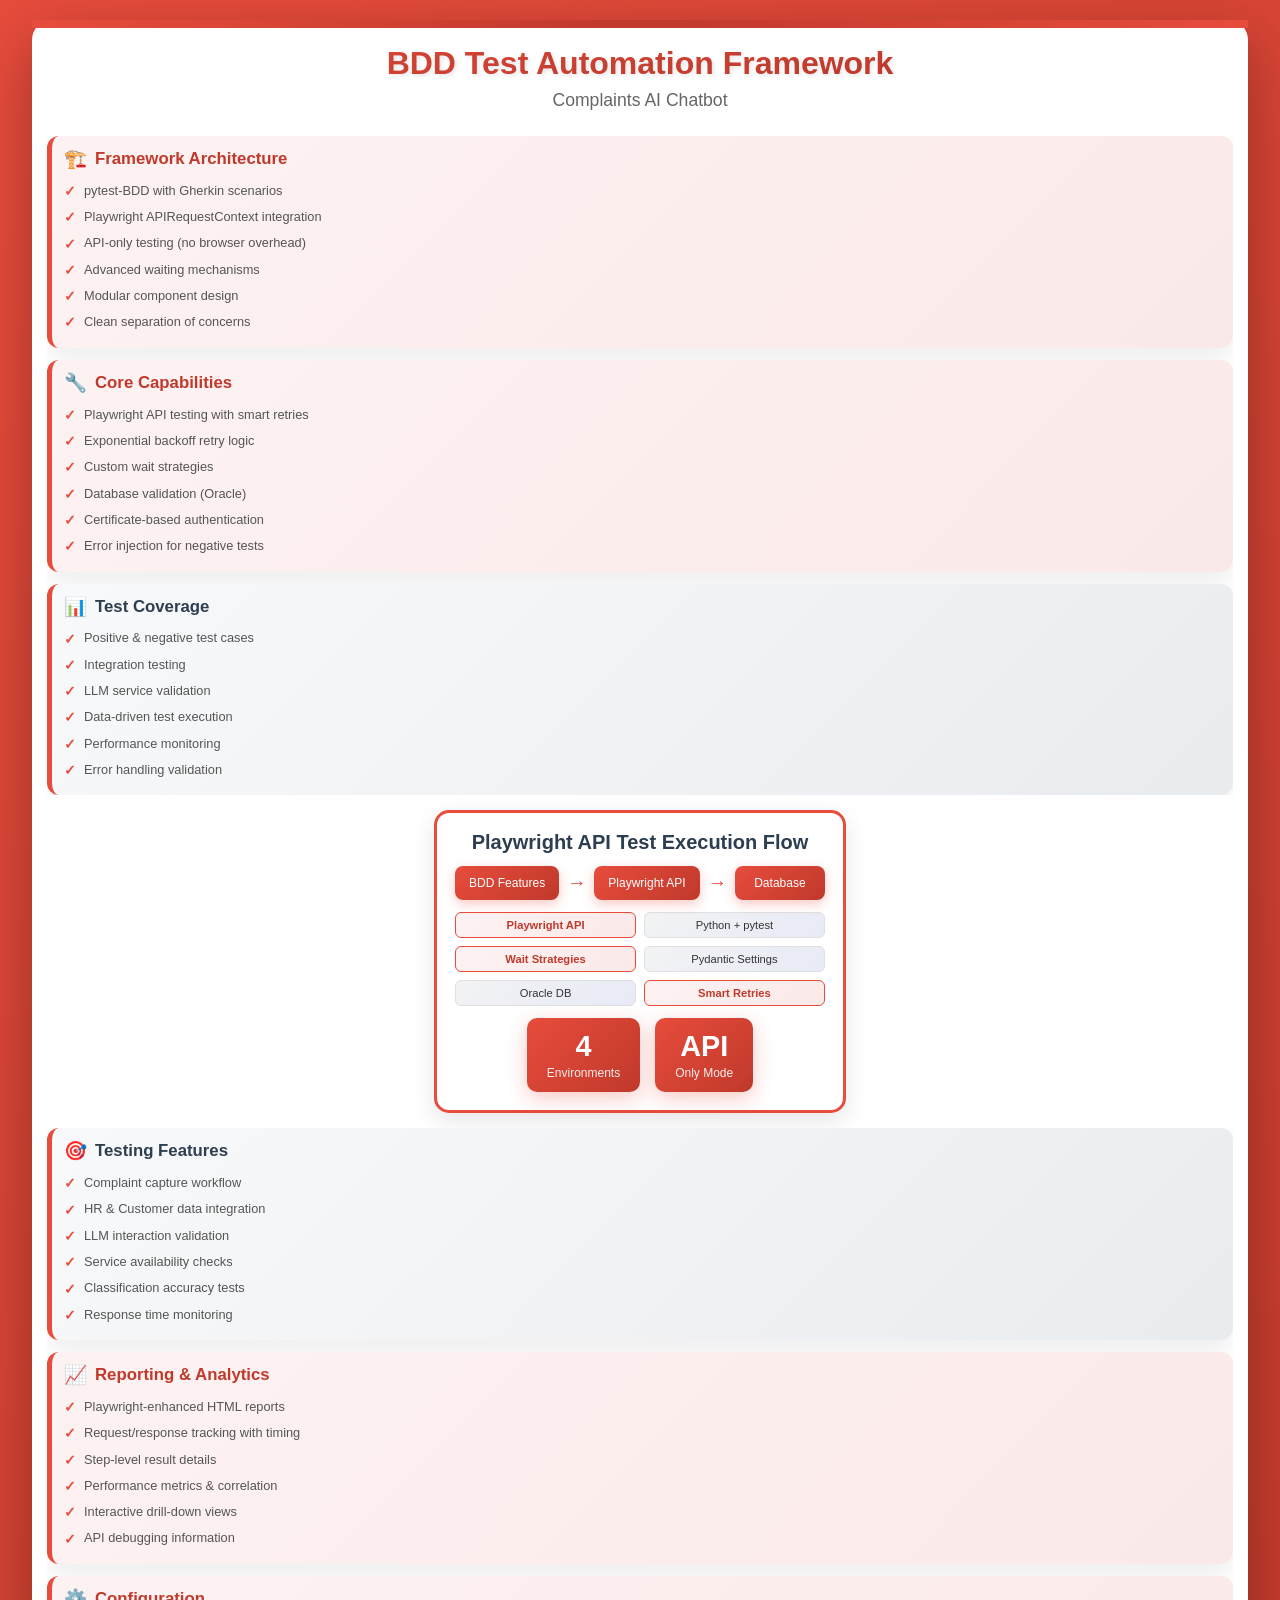
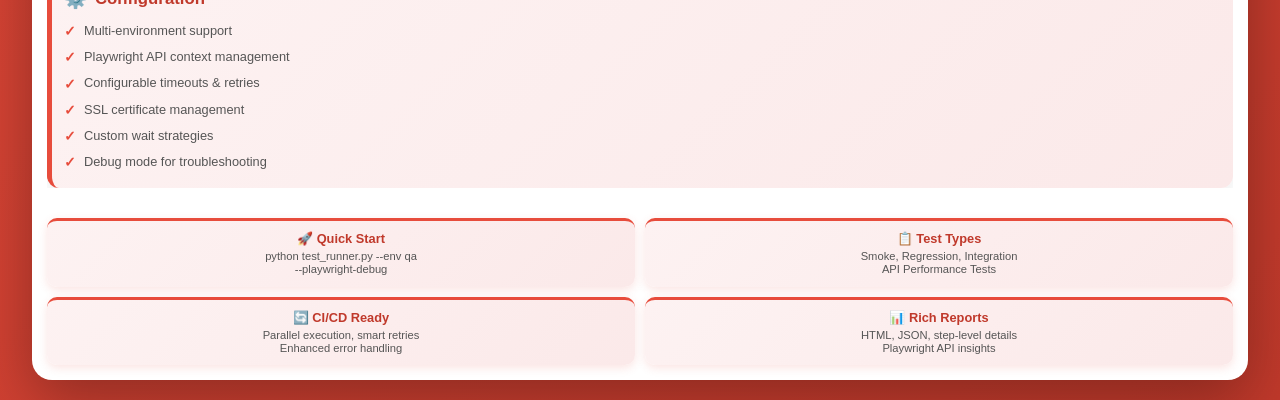
<file: bdd_tests_copy/BDD_Framework_Overview.html>
<!DOCTYPE html>
<html lang="en">
<head>
    <meta charset="UTF-8">
    <meta name="viewport" content="width=device-width, initial-scale=1.0">
    <title>BDD Test Automation Framework Overview - Playwright + Pytest</title>
    <style>
        * {
            margin: 0;
            padding: 0;
            box-sizing: border-box;
        }

        body {
            font-family: 'Segoe UI', Tahoma, Geneva, Verdana, sans-serif;
            background: linear-gradient(135deg, #e74c3c 0%, #c0392b 100%);
            min-height: 100vh;
            display: flex;
            align-items: center;
            justify-content: center;
            padding: 20px;
            overflow-x: hidden;
        }

        .slide-container {
            width: min(1400px, 95vw);
            min-height: 90vh;
            background: white;
            border-radius: 20px;
            box-shadow: 0 20px 60px rgba(0, 0, 0, 0.3);
            padding: 20px;
            display: grid;
            grid-template-rows: auto 1fr auto;
            gap: 15px;
            position: relative;
            overflow: visible;
        }

        .slide-container::before {
            content: '';
            position: absolute;
            top: 0;
            left: 0;
            right: 0;
            height: 8px;
            background: linear-gradient(90deg, #e74c3c 0%, #c0392b 50%, #e74c3c 100%);
        }

        .playwright-badge {
            position: absolute;
            top: 15px;
            right: 20px;
            background: linear-gradient(135deg, #e74c3c, #c0392b);
            color: white;
            padding: 8px 16px;
            border-radius: 20px;
            font-size: 0.75em;
            font-weight: 600;
            box-shadow: 0 4px 12px rgba(231, 76, 60, 0.3);
        }

        .header {
            text-align: center;
            padding: 10px 0;
        }

        .title {
            font-size: 2.3em;
            font-weight: 700;
            background: linear-gradient(135deg, #e74c3c, #c0392b);
            -webkit-background-clip: text;
            -webkit-text-fill-color: transparent;
            margin-bottom: 8px;
            text-shadow: 2px 2px 4px rgba(0,0,0,0.1);
        }

        .subtitle {
            font-size: 1.1em;
            color: #666;
            font-weight: 300;
        }

        .main-content {
            display: grid;
            grid-template-columns: 1fr 2fr 1fr;
            gap: 20px;
            height: 100%;
            min-height: 500px;
        }

        .left-section, .right-section {
            display: flex;
            flex-direction: column;
            gap: 12px;
            overflow-y: auto;
        }

        .center-section {
            display: flex;
            flex-direction: column;
            align-items: center;
            justify-content: center;
            position: relative;
        }

        .feature-box {
            background: linear-gradient(135deg, #f8f9fa 0%, #e9ecef 100%);
            padding: 14px;
            border-radius: 12px;
            border-left: 5px solid #e74c3c;
            box-shadow: 0 6px 20px rgba(0, 0, 0, 0.08);
            transition: all 0.3s ease;
            position: relative;
            overflow: hidden;
            min-height: 110px;
        }

        .feature-box::before {
            content: '';
            position: absolute;
            top: 0;
            left: -100%;
            width: 100%;
            height: 100%;
            background: linear-gradient(90deg, transparent, rgba(231, 76, 60, 0.1), transparent);
            transition: left 0.5s;
        }

        .feature-box:hover::before {
            left: 100%;
        }

        .feature-box:hover {
            transform: translateY(-3px);
            box-shadow: 0 12px 30px rgba(0, 0, 0, 0.12);
        }

        .feature-title {
            font-size: 1.05em;
            font-weight: 600;
            color: #2c3e50;
            margin-bottom: 8px;
            display: flex;
            align-items: center;
            gap: 8px;
        }

        .feature-list {
            list-style: none;
            padding: 0;
        }

        .feature-list li {
            padding: 4px 0;
            color: #555;
            font-size: 0.8em;
            display: flex;
            align-items: center;
            gap: 8px;
            line-height: 1.3;
        }

        .feature-list li::before {
            content: '✓';
            color: #e74c3c;
            font-weight: bold;
            font-size: 1.1em;
        }

        .playwright-feature {
            background: linear-gradient(135deg, #fdf2f2 0%, #fbe9e9 100%);
            border-left-color: #e74c3c;
        }

        .playwright-feature .feature-title {
            color: #c0392b;
        }

        .new-badge {
            background: #e74c3c;
            color: white;
            font-size: 0.6em;
            padding: 2px 6px;
            border-radius: 10px;
            margin-left: 5px;
        }

        .architecture-diagram {
            background: white;
            border: 3px solid #e74c3c;
            border-radius: 15px;
            padding: 18px;
            text-align: center;
            position: relative;
            box-shadow: 0 8px 25px rgba(0, 0, 0, 0.1);
        }

        .arch-title {
            font-size: 1.25em;
            font-weight: 600;
            color: #2c3e50;
            margin-bottom: 12px;
        }

        .flow-diagram {
            display: flex;
            justify-content: space-between;
            align-items: center;
            margin: 12px 0;
            flex-wrap: wrap;
            gap: 8px;
        }

        .flow-step {
            background: linear-gradient(135deg, #e74c3c, #c0392b);
            color: white;
            padding: 10px 14px;
            border-radius: 8px;
            font-size: 0.75em;
            font-weight: 500;
            text-align: center;
            min-width: 90px;
            position: relative;
            box-shadow: 0 4px 12px rgba(231, 76, 60, 0.3);
        }

        .playwright-step {
            background: linear-gradient(135deg, #e74c3c, #c0392b);
            box-shadow: 0 4px 12px rgba(231, 76, 60, 0.3);
        }

        .flow-arrow {
            color: #e74c3c;
            font-size: 1.2em;
            font-weight: bold;
        }

        .tech-stack {
            display: grid;
            grid-template-columns: repeat(2, 1fr);
            gap: 8px;
            margin-top: 12px;
        }

        .tech-item {
            background: linear-gradient(135deg, #f1f3f4, #e8eaf6);
            padding: 6px;
            border-radius: 6px;
            text-align: center;
            font-size: 0.7em;
            font-weight: 500;
            color: #333;
            border: 1px solid #e0e0e0;
        }

        .playwright-tech {
            background: linear-gradient(135deg, #fdf2f2, #fbe9e9);
            border-color: #e74c3c;
            color: #c0392b;
            font-weight: 600;
        }

        .stats-section {
            display: flex;
            justify-content: center;
            margin-top: 12px;
            gap: 15px;
        }

        .stat-box {
            text-align: center;
            padding: 12px 20px;
            background: linear-gradient(135deg, #e74c3c, #c0392b);
            color: white;
            border-radius: 10px;
            box-shadow: 0 6px 20px rgba(231, 76, 60, 0.3);
        }

        .stat-number {
            font-size: 1.8em;
            font-weight: bold;
            margin-bottom: 3px;
        }

        .stat-label {
            font-size: 0.75em;
            opacity: 0.9;
        }

        .footer {
            display: grid;
            grid-template-columns: repeat(4, 1fr);
            gap: 12px;
            text-align: center;
            margin-top: 15px;
        }

        .footer-item {
            padding: 10px;
            background: linear-gradient(135deg, #fdf2f2, #fbe9e9);
            border-radius: 10px;
            border-top: 3px solid #e74c3c;
            box-shadow: 0 3px 10px rgba(231, 76, 60, 0.15);
        }

        .footer-title {
            font-weight: 600;
            color: #c0392b;
            margin-bottom: 4px;
            font-size: 0.8em;
        }

        .footer-text {
            color: #555;
            font-size: 0.7em;
            line-height: 1.2;
        }

        .icon {
            font-size: 1.1em;
        }

        @keyframes pulse {
            0%, 100% { transform: scale(1); }
            50% { transform: scale(1.02); }
        }

        .playwright-feature {
            animation: pulse 3s infinite;
        }

        @media (max-width: 1400px) {
            .slide-container {
                width: 95vw;
                min-height: 85vh;
                padding: 15px;
            }
            
            .title {
                font-size: 2em;
            }
            
            .main-content {
                grid-template-columns: 1fr;
                gap: 15px;
                min-height: auto;
            }

            .feature-box {
                min-height: auto;
                padding: 12px;
            }

            .footer {
                grid-template-columns: repeat(2, 1fr);
                gap: 10px;
            }
        }

        @media (max-width: 768px) {
            .footer {
                grid-template-columns: 1fr;
            }
            
            .flow-diagram {
                flex-direction: column;
                gap: 5px;
            }
            
            .flow-arrow {
                transform: rotate(90deg);
            }
        }
    </style>
</head>
<body>
    <div class="slide-container">
        
        <div class="header">
            <h1 class="title">BDD Test Automation Framework</h1>
            <p class="subtitle">Complaints AI Chatbot</p>
        </div>

        <div class="main-content">
            <div class="left-section">
                <div class="feature-box playwright-feature">
                    <h3 class="feature-title">
                        <span class="icon">🏗️</span>
                        Framework Architecture
                    </h3>
                    <ul class="feature-list">
                        <li>pytest-BDD with Gherkin scenarios</li>
                        <li>Playwright APIRequestContext integration</li>
                        <li>API-only testing (no browser overhead)</li>
                        <li>Advanced waiting mechanisms</li>
                        <li>Modular component design</li>
                        <li>Clean separation of concerns</li>
                    </ul>
                </div>

                <div class="feature-box playwright-feature">
                    <h3 class="feature-title">
                        <span class="icon">🔧</span>
                        Core Capabilities
                    </h3>
                    <ul class="feature-list">
                        <li>Playwright API testing with smart retries</li>
                        <li>Exponential backoff retry logic</li>
                        <li>Custom wait strategies</li>
                        <li>Database validation (Oracle)</li>
                        <li>Certificate-based authentication</li>
                        <li>Error injection for negative tests</li>
                    </ul>
                </div>

                <div class="feature-box">
                    <h3 class="feature-title">
                        <span class="icon">📊</span>
                        Test Coverage
                    </h3>
                    <ul class="feature-list">
                        <li>Positive & negative test cases</li>
                        <li>Integration testing</li>
                        <li>LLM service validation</li>
                        <li>Data-driven test execution</li>
                        <li>Performance monitoring</li>
                        <li>Error handling validation</li>
                    </ul>
                </div>
            </div>

            <div class="center-section">
                <div class="architecture-diagram">
                    <h3 class="arch-title">Playwright API Test Execution Flow</h3>
                    
                    <div class="flow-diagram">
                        <div class="flow-step">BDD Features</div>
                        <div class="flow-arrow">→</div>
                        <div class="flow-step playwright-step">Playwright API</div>
                        <div class="flow-arrow">→</div>
                        <div class="flow-step">Database</div>
                    </div>

                    <div class="tech-stack">
                        <div class="tech-item playwright-tech">Playwright API</div>
                        <div class="tech-item">Python + pytest</div>
                        <div class="tech-item playwright-tech">Wait Strategies</div>
                        <div class="tech-item">Pydantic Settings</div>
                        <div class="tech-item">Oracle DB</div>
                        <div class="tech-item playwright-tech">Smart Retries</div>
                    </div>

                    <div class="stats-section">
                        <div class="stat-box">
                            <div class="stat-number">4</div>
                            <div class="stat-label">Environments</div>
                        </div>
                        <div class="stat-box">
                            <div class="stat-number">API</div>
                            <div class="stat-label">Only Mode</div>
                        </div>
                    </div>
                </div>
            </div>

            <div class="right-section">
                <div class="feature-box">
                    <h3 class="feature-title">
                        <span class="icon">🎯</span>
                        Testing Features
                    </h3>
                    <ul class="feature-list">
                        <li>Complaint capture workflow</li>
                        <li>HR & Customer data integration</li>
                        <li>LLM interaction validation</li>
                        <li>Service availability checks</li>
                        <li>Classification accuracy tests</li>
                        <li>Response time monitoring</li>
                    </ul>
                </div>

                <div class="feature-box playwright-feature">
                    <h3 class="feature-title">
                        <span class="icon">📈</span>
                        Reporting & Analytics
                    </h3>
                    <ul class="feature-list">
                        <li>Playwright-enhanced HTML reports</li>
                        <li>Request/response tracking with timing</li>
                        <li>Step-level result details</li>
                        <li>Performance metrics & correlation</li>
                        <li>Interactive drill-down views</li>
                        <li>API debugging information</li>
                    </ul>
                </div>

                <div class="feature-box playwright-feature">
                    <h3 class="feature-title">
                        <span class="icon">⚙️</span>
                        Configuration
                    </h3>
                    <ul class="feature-list">
                        <li>Multi-environment support</li>
                        <li>Playwright API context management</li>
                        <li>Configurable timeouts & retries</li>
                        <li>SSL certificate management</li>
                        <li>Custom wait strategies</li>
                        <li>Debug mode for troubleshooting</li>
                    </ul>
                </div>
            </div>
        </div>

        <div class="footer">
            <div class="footer-item">
                <div class="footer-title">🚀 Quick Start</div>
                <div class="footer-text">python test_runner.py --env qa<br>--playwright-debug</div>
            </div>
            <div class="footer-item">
                <div class="footer-title">📋 Test Types</div>
                <div class="footer-text">Smoke, Regression, Integration<br>API Performance Tests</div>
            </div>
            <div class="footer-item">
                <div class="footer-title">🔄 CI/CD Ready</div>
                <div class="footer-text">Parallel execution, smart retries<br>Enhanced error handling</div>
            </div>
            <div class="footer-item">
                <div class="footer-title">📊 Rich Reports</div>
                <div class="footer-text">HTML, JSON, step-level details<br>Playwright API insights</div>
            </div>
        </div>
    </div>
</body>
</html>
</file>
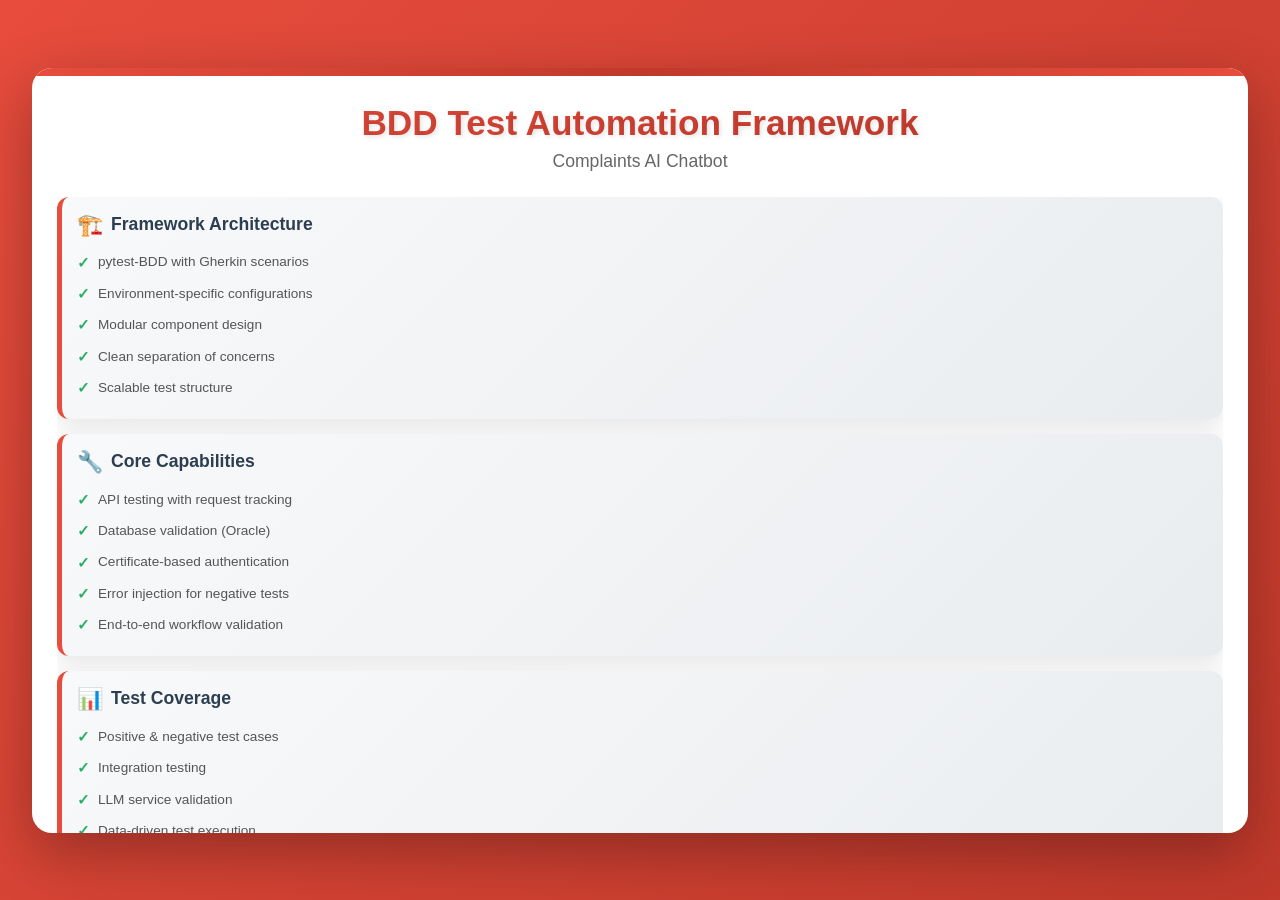
<file: bdd_tests_copy/bdd_framework_slide.html>
<!DOCTYPE html>
<html lang="en">
<head>
    <meta charset="UTF-8">
    <meta name="viewport" content="width=device-width, initial-scale=1.0">
    <title>BDD Test Automation Framework Overview</title>
    <style>
        * {
            margin: 0;
            padding: 0;
            box-sizing: border-box;
        }

        body {
            font-family: 'Segoe UI', Tahoma, Geneva, Verdana, sans-serif;
            background: linear-gradient(135deg, #e74c3c 0%, #c0392b 100%);
            height: 100vh;
            display: flex;
            align-items: center;
            justify-content: center;
            overflow: hidden;
        }

        .slide-container {
            width: 1400px;
            height: 750px;
            background: white;
            border-radius: 20px;
            box-shadow: 0 20px 60px rgba(0, 0, 0, 0.3);
            padding: 20px;
            display: grid;
            grid-template-rows: auto 1fr auto;
            gap: 15px;
            position: relative;
            overflow: hidden;
        }

        .slide-container::before {
            content: '';
            position: absolute;
            top: 0;
            left: 0;
            right: 0;
            height: 8px;
            background: linear-gradient(90deg, #e74c3c 0%, #c0392b 50%, #e74c3c 100%);
        }

        .header {
            text-align: center;
            padding: 10px 0;
        }

        .title {
            font-size: 2.5em;
            font-weight: 700;
            background: linear-gradient(135deg, #e74c3c, #c0392b);
            -webkit-background-clip: text;
            -webkit-text-fill-color: transparent;
            margin-bottom: 8px;
            text-shadow: 2px 2px 4px rgba(0,0,0,0.1);
        }

        .subtitle {
            font-size: 1.1em;
            color: #666;
            font-weight: 300;
        }

        .main-content {
            display: grid;
            grid-template-columns: 1fr 2fr 1fr;
            gap: 25px;
            height: 100%;
        }

        .left-section, .right-section {
            display: flex;
            flex-direction: column;
            gap: 15px;
            overflow-y: auto;
        }

        .center-section {
            display: flex;
            flex-direction: column;
            align-items: center;
            justify-content: center;
            position: relative;
        }

        .feature-box {
            background: linear-gradient(135deg, #f8f9fa 0%, #e9ecef 100%);
            padding: 15px;
            border-radius: 12px;
            border-left: 5px solid #e74c3c;
            box-shadow: 0 8px 25px rgba(0, 0, 0, 0.1);
            transition: all 0.3s ease;
            position: relative;
            overflow: hidden;
            min-height: 120px;
        }

        .feature-box::before {
            content: '';
            position: absolute;
            top: 0;
            left: -100%;
            width: 100%;
            height: 100%;
            background: linear-gradient(90deg, transparent, rgba(255,255,255,0.3), transparent);
            transition: left 0.5s;
        }

        .feature-box:hover::before {
            left: 100%;
        }

        .feature-box:hover {
            transform: translateY(-5px);
            box-shadow: 0 15px 35px rgba(0, 0, 0, 0.15);
        }

        .feature-title {
            font-size: 1.1em;
            font-weight: 600;
            color: #2c3e50;
            margin-bottom: 10px;
            display: flex;
            align-items: center;
            gap: 8px;
        }

        .feature-list {
            list-style: none;
            padding: 0;
        }

        .feature-list li {
            padding: 6px 0;
            color: #555;
            font-size: 0.85em;
            display: flex;
            align-items: center;
            gap: 8px;
            line-height: 1.3;
        }

        .feature-list li::before {
            content: '✓';
            color: #27ae60;
            font-weight: bold;
            font-size: 1.1em;
        }

        .architecture-diagram {
            background: white;
            border: 3px solid #e74c3c;
            border-radius: 15px;
            padding: 20px;
            text-align: center;
            position: relative;
            box-shadow: 0 10px 30px rgba(0, 0, 0, 0.1);
        }

        .arch-title {
            font-size: 1.3em;
            font-weight: 600;
            color: #2c3e50;
            margin-bottom: 15px;
        }

        .flow-diagram {
            display: flex;
            justify-content: space-between;
            align-items: center;
            margin: 15px 0;
        }

        .flow-step {
            background: linear-gradient(135deg, #e74c3c, #c0392b);
            color: white;
            padding: 12px 16px;
            border-radius: 8px;
            font-size: 0.8em;
            font-weight: 500;
            text-align: center;
            min-width: 100px;
            position: relative;
            box-shadow: 0 5px 15px rgba(231, 76, 60, 0.3);
        }

        .flow-arrow {
            color: #e74c3c;
            font-size: 1.3em;
            font-weight: bold;
        }

        .tech-stack {
            display: grid;
            grid-template-columns: repeat(2, 1fr);
            gap: 10px;
            margin-top: 15px;
        }

        .tech-item {
            background: linear-gradient(135deg, #f1f3f4, #e8eaf6);
            padding: 8px;
            border-radius: 6px;
            text-align: center;
            font-size: 0.75em;
            font-weight: 500;
            color: #333;
            border: 1px solid #e0e0e0;
        }

        .stats-section {
            display: flex;
            justify-content: center;
            margin-top: 15px;
        }

        .stat-box {
            text-align: center;
            padding: 15px 25px;
            background: linear-gradient(135deg, #e74c3c, #c0392b);
            color: white;
            border-radius: 10px;
            box-shadow: 0 8px 25px rgba(231, 76, 60, 0.3);
        }

        .stat-number {
            font-size: 2em;
            font-weight: bold;
            margin-bottom: 5px;
        }

        .stat-label {
            font-size: 0.8em;
            opacity: 0.9;
        }

        .footer {
            display: grid;
            grid-template-columns: repeat(4, 1fr);
            gap: 15px;
            text-align: center;
        }

        .footer-item {
            padding: 12px;
            background: linear-gradient(135deg, #f8f9fa, #e9ecef);
            border-radius: 10px;
            border-top: 3px solid #e74c3c;
        }

        .footer-title {
            font-weight: 600;
            color: #2c3e50;
            margin-bottom: 6px;
            font-size: 0.85em;
        }

        .footer-text {
            color: #666;
            font-size: 0.75em;
        }

        .icon {
            font-size: 1.2em;
        }

        @keyframes pulse {
            0%, 100% { transform: scale(1); }
            50% { transform: scale(1.05); }
        }

        .feature-box:nth-child(even) {
            animation: pulse 4s infinite;
        }

        @media (max-width: 1400px) {
            .slide-container {
                width: 95vw;
                height: 85vh;
                padding: 25px;
            }
            
            .title {
                font-size: 2.2em;
            }
            
            .main-content {
                grid-template-columns: 1fr;
                gap: 20px;
            }
        }
    </style>
</head>
<body>
    <div class="slide-container">
        <div class="header">
            <h1 class="title">BDD Test Automation Framework</h1>
            <p class="subtitle">Complaints AI Chatbot</p>
        </div>

        <div class="main-content">
            <div class="left-section">
                <div class="feature-box">
                    <h3 class="feature-title">
                        <span class="icon">🏗️</span>
                        Framework Architecture
                    </h3>
                    <ul class="feature-list">
                        <li>pytest-BDD with Gherkin scenarios</li>
                        <li>Environment-specific configurations</li>
                        <li>Modular component design</li>
                        <li>Clean separation of concerns</li>
                        <li>Scalable test structure</li>
                    </ul>
                </div>

                <div class="feature-box">
                    <h3 class="feature-title">
                        <span class="icon">🔧</span>
                        Core Capabilities
                    </h3>
                    <ul class="feature-list">
                        <li>API testing with request tracking</li>
                        <li>Database validation (Oracle)</li>
                        <li>Certificate-based authentication</li>
                        <li>Error injection for negative tests</li>
                        <li>End-to-end workflow validation</li>
                    </ul>
                </div>

                <div class="feature-box">
                    <h3 class="feature-title">
                        <span class="icon">📊</span>
                        Test Coverage
                    </h3>
                    <ul class="feature-list">
                        <li>Positive & negative test cases</li>
                        <li>Integration testing</li>
                        <li>LLM service validation</li>
                        <li>Data-driven test execution</li>
                        <li>Error handling validation</li>
                    </ul>
                </div>
            </div>

            <div class="center-section">
                <div class="architecture-diagram">
                    <h3 class="arch-title">Test Execution Flow</h3>
                    
                    <div class="flow-diagram">
                        <div class="flow-step">BDD Features</div>
                        <div class="flow-arrow">→</div>
                        <div class="flow-step">API Client</div>
                        <div class="flow-arrow">→</div>
                        <div class="flow-step">Database</div>
                    </div>

                    <div class="tech-stack">
                        <div class="tech-item">Python + pytest</div>
                        <div class="tech-item">Pydantic Settings</div>
                        <div class="tech-item">Oracle DB</div>
                        <div class="tech-item">REST APIs</div>
                        <div class="tech-item">HTML Reports</div>
                        <div class="tech-item">Request Tracking</div>
                    </div>

                    <div class="stats-section">
                        <div class="stat-box">
                            <div class="stat-number">4</div>
                            <div class="stat-label">Environments</div>
                        </div>
                    </div>
                </div>
            </div>

            <div class="right-section">
                <div class="feature-box">
                    <h3 class="feature-title">
                        <span class="icon">🎯</span>
                        Testing Features
                    </h3>
                    <ul class="feature-list">
                        <li>Complaint capture workflow</li>
                        <li>HR & Customer data integration</li>
                        <li>LLM interaction validation</li>
                        <li>Service availability checks</li>
                        <li>Classification accuracy tests</li>
                    </ul>
                </div>

                <div class="feature-box">
                    <h3 class="feature-title">
                        <span class="icon">📈</span>
                        Reporting & Analytics
                    </h3>
                    <ul class="feature-list">
                        <li>Real-time HTML reports</li>
                        <li>Request/response tracking</li>
                        <li>Step-level result details</li>
                        <li>Performance metrics</li>
                        <li>Interactive drill-down views</li>
                    </ul>
                </div>

                <div class="feature-box">
                    <h3 class="feature-title">
                        <span class="icon">⚙️</span>
                        Configuration
                    </h3>
                    <ul class="feature-list">
                        <li>Multi-environment support</li>
                        <li>Secure credential handling</li>
                        <li>Flexible logging levels</li>
                        <li>Retry mechanisms</li>
                        <li>SSL certificate management</li>
                    </ul>
                </div>
            </div>
        </div>

        <div class="footer">
            <div class="footer-item">
                <div class="footer-title">🚀 Quick Start</div>
                <div class="footer-text">python test_runner.py --env qa</div>
            </div>
            <div class="footer-item">
                <div class="footer-title">📋 Test Types</div>
                <div class="footer-text">Smoke, Regression, Integration</div>
            </div>
            <div class="footer-item">
                <div class="footer-title">🔄 CI/CD Ready</div>
                <div class="footer-text">Parallel execution, retries</div>
            </div>
            <div class="footer-item">
                <div class="footer-title">📊 Rich Reports</div>
                <div class="footer-text">HTML, JSON, step-level details</div>
            </div>
        </div>
    </div>
</body>
</html>
</file>
